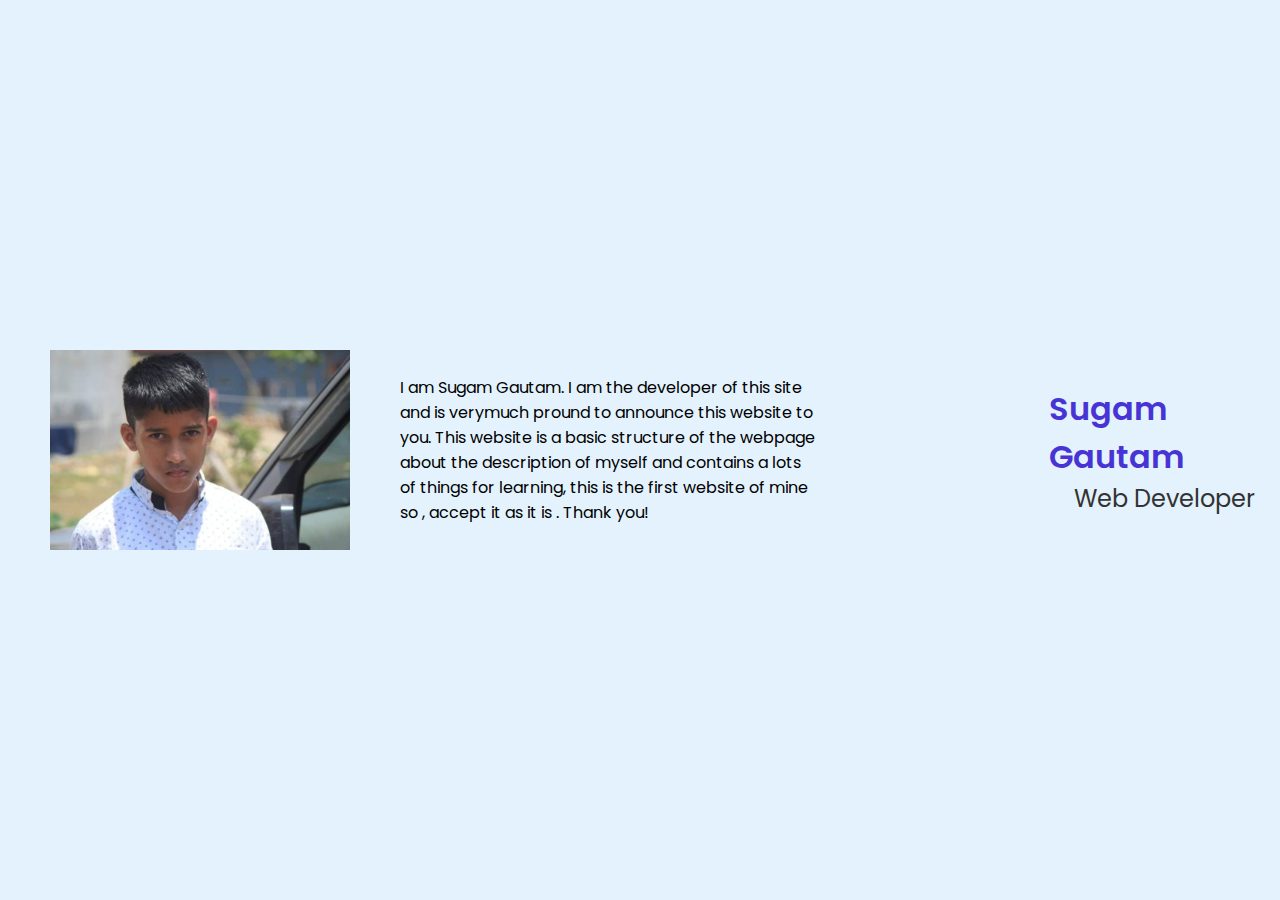
<file: index.html>
<!DOCTYPE html>
<html lang="en">
    <head>
        <meta charset="UTF-8">
        <meta http-equiv="X-UA-Compatible" content="IE=edge">
        <meta name="viewport" content="width=device-width, initial-scale=1.0">
        <title>More Info</title>

        <!-- style css -->
        <link rel="stylesheet" href="more.css" />

        <!-- boxicons css cdn -->
     
        <!-- swiper css cdn --
            />
    </head>
    <body>
               Slide 2 -->
                <div class="swiper-slide">
                    <img src="sg.jpg" alt="">
                   
                   
                            </div>
                            <p>I am Sugam Gautam. I am the developer of this site and is verymuch pround to announce this website to you. This website is a basic structure of the webpage about the description of myself and contains a lots of things for learning, this is the first website of mine so , accept it as it is . Thank you!</p>
                            <div class="quote-icon-bx">
                                <i class="bx bxs-quote-alt-right quote-icon"></i>
                            </div>
                        </div>
                        <div class="name-detail">
                            <span class="name">Sugam Gautam</span>
                            <span class="job">Web Developer</span>
                        </div>
                    </div>
                </div>
    
    </body>
</html>
</file>
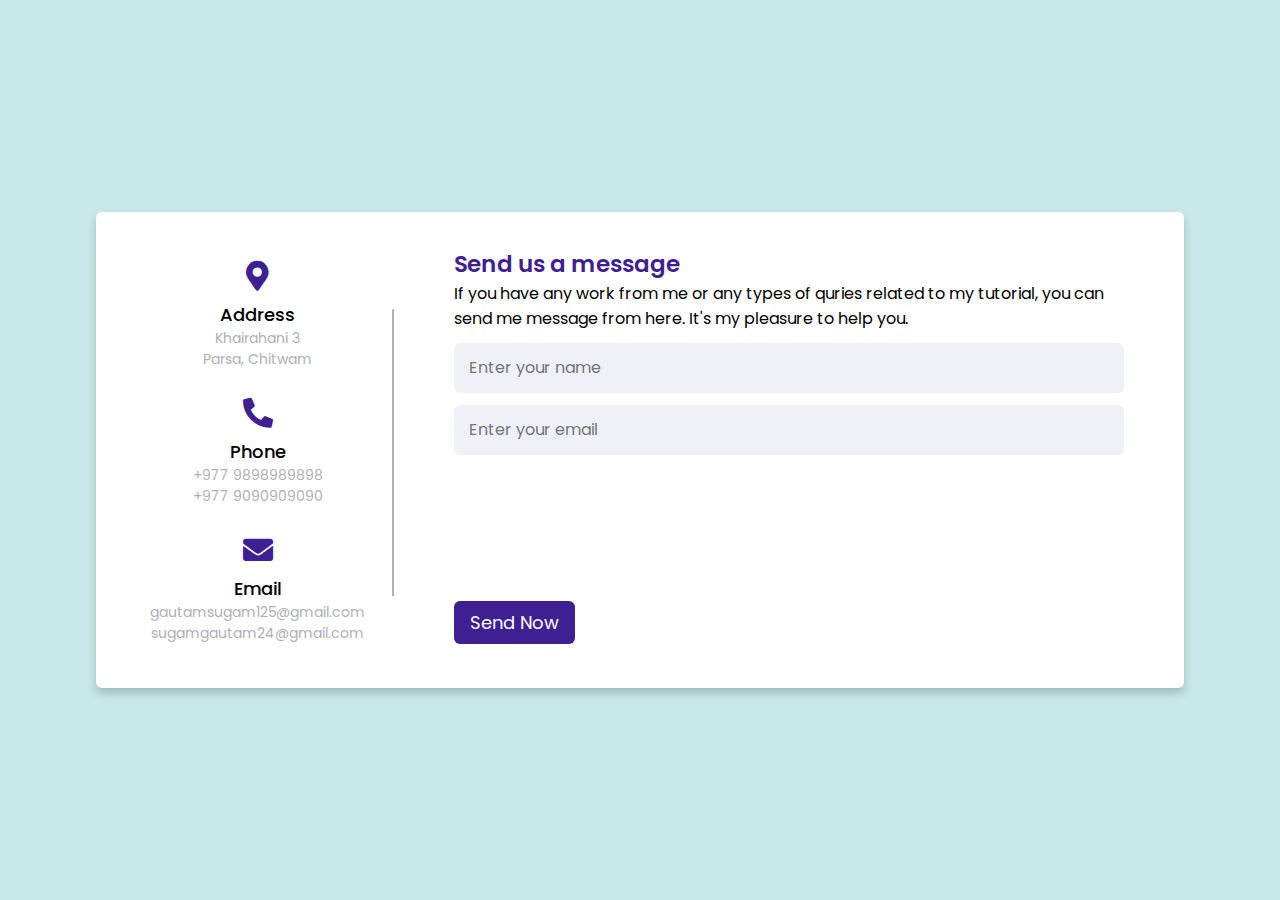
<file: contact.html>
<!DOCTYPE html>
<!-- Created By CodingLab - www.codinglabweb.com -->
<html lang="en" dir="ltr">
  <head>
    <meta charset="UTF-8">
   <!-- <title> Responsive Contact Us Form  | CodingLab </title>-->
    <link rel="stylesheet" href="contact.css">
    <!-- Fontawesome CDN Link -->
    <link rel="stylesheet" href="https://cdnjs.cloudflare.com/ajax/libs/font-awesome/5.15.2/css/all.min.css"/>
     <meta name="viewport" content="width=device-width, initial-scale=1.0">
   </head>
<body>
  <div class="container">
    <div class="content">
      <div class="left-side">
        <div class="address details">
          <i class="fas fa-map-marker-alt"></i>
          <div class="topic">Address</div>
          <div class="text-one">Khairahani 3</div>
          <div class="text-two">Parsa, Chitwam</div>
        </div>
        <div class="phone details">
          <i class="fas fa-phone-alt"></i>
          <div class="topic">Phone</div>
          <div class="text-one">+977 9898989898</div>
          <div class="text-two">+977 9090909090</div>
        </div>
        <div class="email details">
          <i class="fas fa-envelope"></i>
          <div class="topic">Email</div>
          <div class="text-one">gautamsugam125@gmail.com</div>
          <div class="text-two">sugamgautam24@gmail.com</div>
        </div>
      </div>
      <div class="right-side">
        <div class="topic-text">Send us a message</div>
        <p>If you have any work from me or any types of quries related to my tutorial, you can send me message from here. It's my pleasure to help you.</p>
      <form action="#">
        <div class="input-box">
          <input type="text" placeholder="Enter your name">
        </div>
        <div class="input-box">
          <input type="text" placeholder="Enter your email">
        </div>
        <div class="input-box message-box">
          
        </div>
        <div class="button">
          <input type="button" value="Send Now" >
        </div>
      </form>
    </div>
    </div>
  </div>
</body>
</html>
</file>
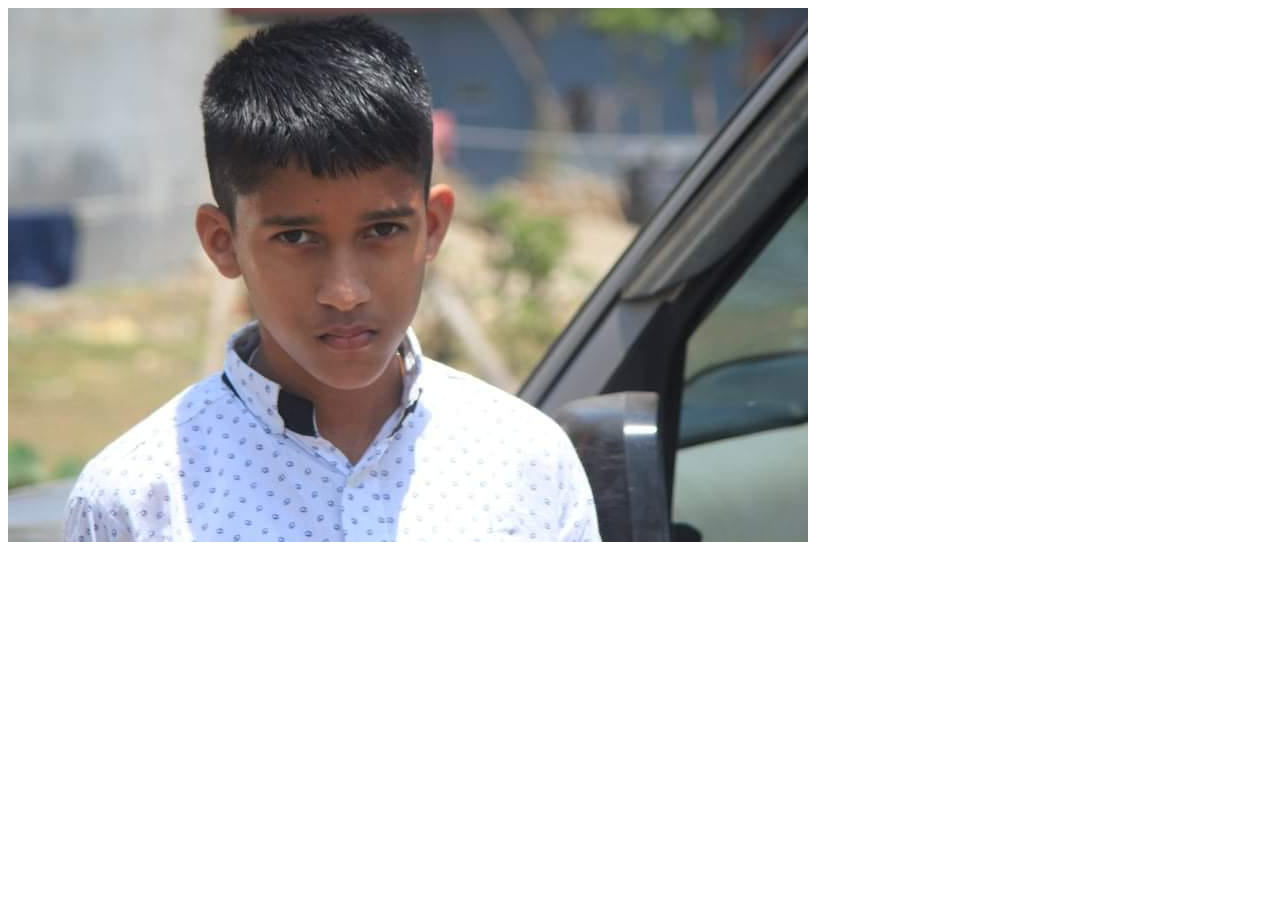
<file: more.html>
<!DOCTYPE html>
<html lang="en">
<head>
    <meta charset="UTF-8">
    <meta http-equiv="X-UA-Compatible" content="IE=edge">
    <meta name="viewport" content="width=device-width, initial-scale=1.0">
    <title>More Info</title>
</head>
<body>
    <img src="sg.jpg" alt="">
</body>
</html>
</file>
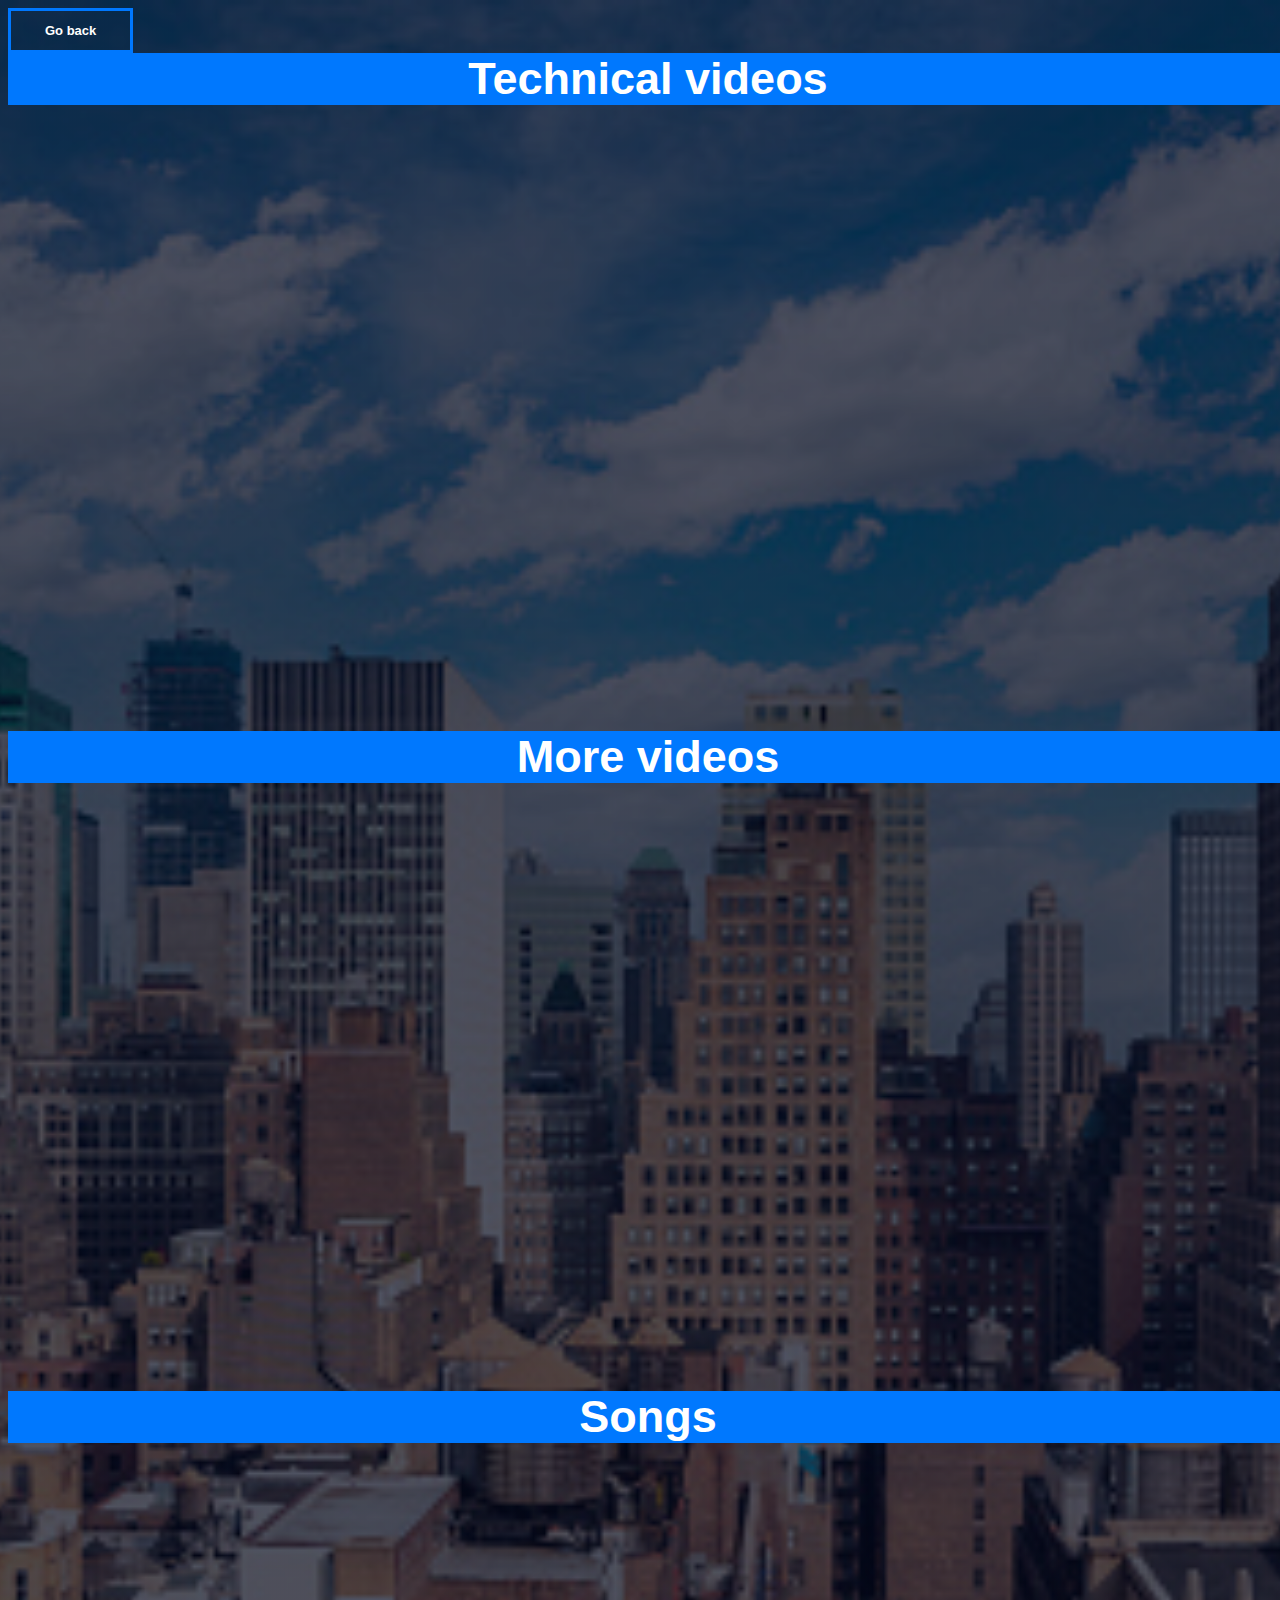
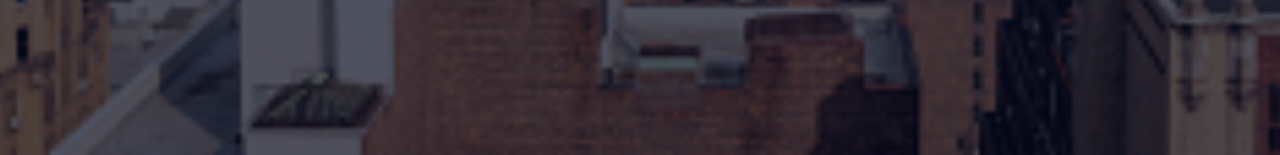
<file: youtube.html>
<!Doctype Html>
<Html>   
<Head>    
<Title>   
Youtube
</Title>
</Head>
<link rel="stylesheet" href="youtube.css">
<Body>
    <a href="index.html" class="back">Go back</a>
    <h2 align="center">Technical videos</h2>
<iframe width="500" height="300" class="n01" src="https://www.youtube.com/embed/MDE4gCQCc-Y" title="YouTube video player" frameborder="0" allow="accelerometer; autoplay; clipboard-write; encrypted-media; gyroscope; picture-in-picture" allowfullscreen></iframe>
<iframe width="500" height="300" class="no2" src="https://www.youtube.com/embed/Om4tAe751cg" title="YouTube video player" frameborder="0" allow="accelerometer; autoplay; clipboard-write; encrypted-media; gyroscope; picture-in-picture" allowfullscreen></iframe>
<iframe width="500" height="300" class="n03" src="https://www.youtube.com/embed/tNm4JKzhyt4" title="YouTube video player" frameborder="0" allow="accelerometer; autoplay; clipboard-write; encrypted-media; gyroscope; picture-in-picture" allowfullscreen></iframe>
<br><br>
<h2 align="center">More videos</h2>
<iframe width="500" height="300" class="no4" src="https://www.youtube.com/embed/i4FK0BXdBqM" title="YouTube video player" frameborder="0" allow="accelerometer; autoplay; clipboard-write; encrypted-media; gyroscope; picture-in-picture" allowfullscreen></iframe>
<iframe width="500" height="300" src="https://www.youtube.com/embed/fYk7d49mH1g" title="YouTube video player" frameborder="0" allow="accelerometer; autoplay; clipboard-write; encrypted-media; gyroscope; picture-in-picture" allowfullscreen></iframe>
<iframe width="500" height="300" class="n06" src="https://www.youtube.com/embed/OCI1g9R3mbY" title="YouTube video player" frameborder="0" allow="accelerometer; autoplay; clipboard-write; encrypted-media; gyroscope; picture-in-picture" allowfullscreen></iframe>
<h2 align="center">Songs</h2>
<iframe width="500" height="300" class="no9" src="https://www.youtube.com/embed/wpAliAwCGLk" title="YouTube video player" frameborder="0" allow="accelerometer; autoplay; clipboard-write; encrypted-media; gyroscope; picture-in-picture" allowfullscreen></iframe>
</Body>
</Html>
</file>
<file: more.css>
@import url('https://fonts.googleapis.com/css2?family=Poppins:wght@400;500;600;700;800;900&display=swap');

*{
    padding: 0;
    margin: 0;
    box-sizing: border-box;
    font-family: 'Poppins', sans-serif;
}
body{
    width: 100vw;
    height: 100vh;
    display: flex;
    justify-content: center;
    align-items: center;
    background: #e3f2fd;
}
.swiper{
    width: 900px;
    height: 500px;
    background: #fff;
    box-shadow: rgba(0,0,0,0.24) 0px 3px 8px;
}

.swiper-wrapper{
    width: 100%;
    height: 100%;
}
.swiper-slide{
    display: flex;
    justify-content: center;
    align-items: center;
    padding: 50px;
}
.swiper-slide img{
    width: 300px;
    height: 100%;
    object-fit: cover;
}
.detail-bx{
    width: 100%;
    height: 100%;
    display: flex;
    flex-direction: column;
    justify-content: space-around;
    margin: 20px;
}

.quote-detail-bx{
    display: flex;
    justify-content: center;
    align-items: center;
    flex-direction: column;
}

.quote-icon-bx{
    width: 100%;
}

.quote-icon{
    font-size: 60px;
    color: #dfe4ea;
}

.bxs-quote-alt-right{
    float: right;
}

.name-detail{
    width: 100%;
    display: flex;
    flex-direction: column;
    align-items: center;
    
}
.name{
    font-size: 32px;
    font-weight: 600;
    color: #4834d4;
}

.job{
    font-size: 24px ;
    font-weight: 400;
    color: #333;
}

.swiper-button{
    width: 60px !important;
    height: 60px !important;
    background: #4834d4;
    transition: 0.2s;
    
}

.swiper-button:hover{
    background: rgba(0,0,0,0.2);
}
.swiper-button::after, .swiper-button::before{
    font-size: 20px;
    color: #fff;
}
.swiper-pagination-bullet {
    width: 20px !important;
    height: 20px !important;
    background-color: rgba(0, 0, 0, 0.8) !important;
  }
  .swiper-pagination-bullet-active {
    background-color: #4834d4 !important;
  }
  @media screen and (max-width:992px) {

    .swiper{
        width: 300px;
    }

    .swiper-slide{
        height: 100%;
        flex-direction: column;
    }

    .swiper-slide img{
        height: 260px;
    }
    .swiper-slide p{
        font-size: 12px;
    }
    .quote-icon{
        font-size: 24px;
    }
    .swiper-pagination-bullet{
        width: 10px !important;
        height: 10px !important;
    }
    .name-detail{
        margin-bottom: 20px;
    }
    .name-detail .name{
        font-size: 18px;
    }

.name-detail .job{
    font-size: 16px;
}
.swiper-button{
    width: 40px !important;
    height: 40px !important;
}

.swiper-button::after, 
.swiper-button::before{
    font-size: 20px !important;
}

  }
</file>
<file: contact.css>
/* Google Font CDN Link */
@import url('https://fonts.googleapis.com/css2?family=Poppins:wght@200;300;400;500;600;700&display=swap');
*{
  margin: 0;
  padding: 0;
  box-sizing: border-box;
  font-family: "Poppins" , sans-serif;
}
body{
  min-height: 100vh;
  width: 100%;
  background: #c8e8e9;
  display: flex;
  align-items: center;
  justify-content: center;
}
.container{
  width: 85%;
  background: #fff;
  border-radius: 6px;
  padding: 20px 60px 30px 40px;
  box-shadow: 0 5px 10px rgba(0, 0, 0, 0.2);
}
.container .content{
  display: flex;
  align-items: center;
  justify-content: space-between;
}
.container .content .left-side{
  width: 25%;
  height: 100%;
  display: flex;
  flex-direction: column;
  align-items: center;
  justify-content: center;
  margin-top: 15px;
  position: relative;
}
.content .left-side::before{
  content: '';
  position: absolute;
  height: 70%;
  width: 2px;
  right: -15px;
  top: 50%;
  transform: translateY(-50%);
  background: #afafb6;
}
.content .left-side .details{
  margin: 14px;
  text-align: center;
}
.content .left-side .details i{
  font-size: 30px;
  color: #3e2093;
  margin-bottom: 10px;
}
.content .left-side .details .topic{
  font-size: 18px;
  font-weight: 500;
}
.content .left-side .details .text-one,
.content .left-side .details .text-two{
  font-size: 14px;
  color: #afafb6;
}
.container .content .right-side{
  width: 75%;
  margin-left: 75px;
}
.content .right-side .topic-text{
  font-size: 23px;
  font-weight: 600;
  color: #3e2093;
}
.right-side .input-box{
  height: 50px;
  width: 100%;
  margin: 12px 0;
}
.right-side .input-box input,
.right-side .input-box textarea{
  height: 100%;
  width: 100%;
  border: none;
  outline: none;
  font-size: 16px;
  background: #F0F1F8;
  border-radius: 6px;
  padding: 0 15px;
  resize: none;
}
.right-side .message-box{
  min-height: 110px;
}
.right-side .input-box textarea{
  padding-top: 6px;
}
.right-side .button{
  display: inline-block;
  margin-top: 12px;
}
.right-side .button input[type="button"]{
  color: #fff;
  font-size: 18px;
  outline: none;
  border: none;
  padding: 8px 16px;
  border-radius: 6px;
  background: #3e2093;
  cursor: pointer;
  transition: all 0.3s ease;
}
.button input[type="button"]:hover{
  background: #5029bc;
}

@media (max-width: 950px) {
  .container{
    width: 90%;
    padding: 30px 40px 40px 35px ;
  }
  .container .content .right-side{
   width: 75%;
   margin-left: 55px;
}
}
@media (max-width: 820px) {
  .container{
    margin: 40px 0;
    height: 100%;
  }
  .container .content{
    flex-direction: column-reverse;
  }
 .container .content .left-side{
   width: 100%;
   flex-direction: row;
   margin-top: 40px;
   justify-content: center;
   flex-wrap: wrap;
 }
 .container .content .left-side::before{
   display: none;
 }
 .container .content .right-side{
   width: 100%;
   margin-left: 0;
 }
}
</file>
<file: youtube.css>
body{
    background-image: linear-gradient(rgba(4,9,30,0.7),rgba(4,9,30,0.7)),url(bg1.jpg);
    min-height: 100vh;
    width: 100%;
    background-position: center;
    background-size: cover;
    position: relative;

}
h2{
    text-align: center;
    background-color:#0078fe;
    font-size: 45px;
    font-weight: bold;
    font-family: 'Gill Sans', 'Gill Sans MT', Calibri, 'Trebuchet MS', sans-serif;
    color: #fff;
    margin: auto;

}
.no2{
    
   align-items: left;
    justify-content: space-between;
    
}
.no1{
   
   
    justify-content: space-between;
    align-items:center;
    
}
.n03{
   align-items: right;
    justify-content: space-between;
    
}
.no4{
   
    justify-content: space-between;
    align-items: left;
     
}
.no5{
   
    justify-content: space-between;
    align-items: center;
    
}
.n06{
   
    justify-content: space-between;
    align-items: right;
    
}
.back{
    display: inline-block;
    text-decoration: none;
    color: #fff;
    border: 3px solid #0078fe;
    padding: 12px 34px;
    font-size: 13px;
    font-family: 'Gill Sans', 'Gill Sans MT', Calibri, 'Trebuchet MS', sans-serif;
    background: transparent;
    position: relative;
    cursor: pointer;
    font-weight: bold;
   
}
.back:hover{
    border: 1 px solid #0078fe;
    background: #0078fe;
    transition: 0.5s;
}
.no9{
    
    justify-content: space-between;
    align-items: center;
}
</file>
